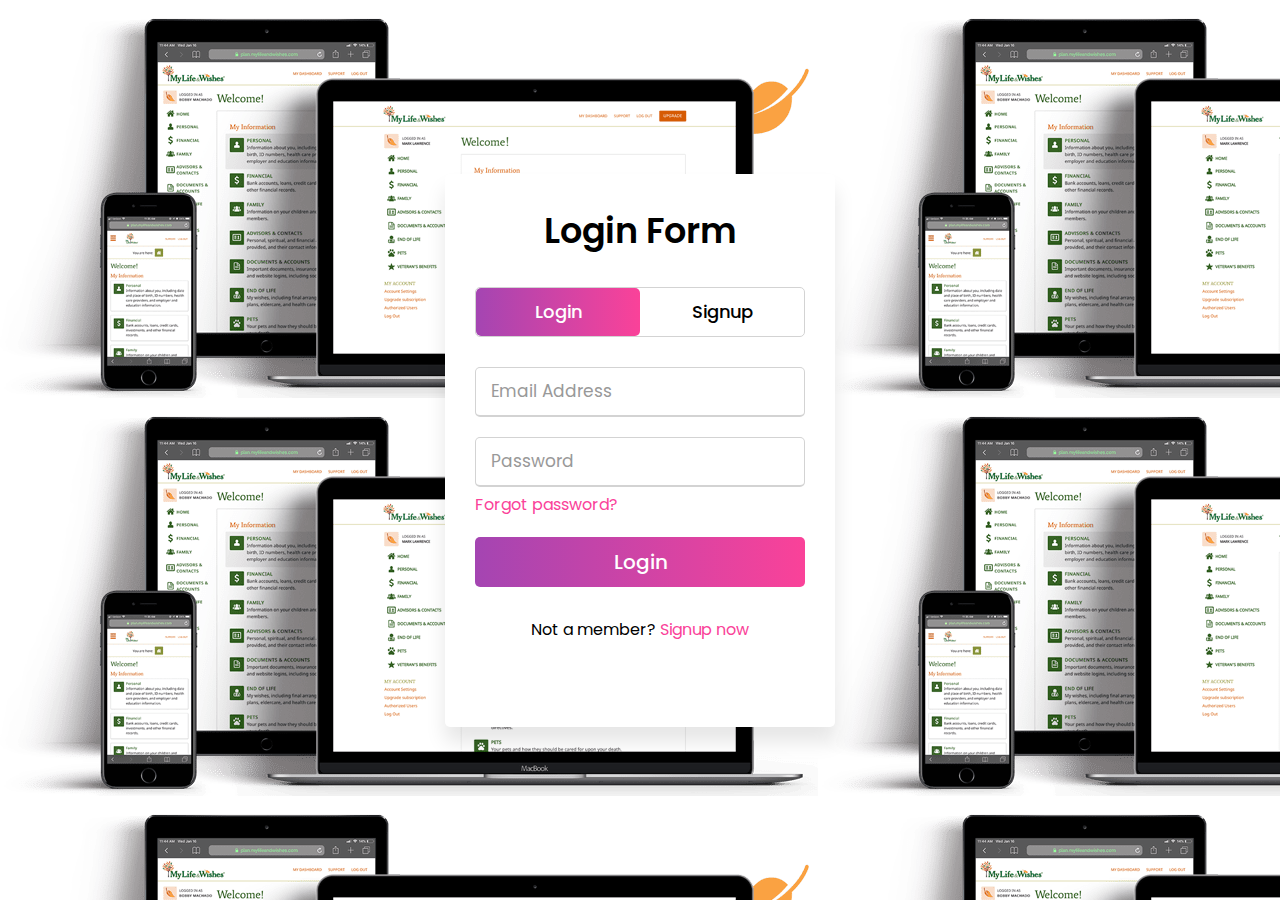
<file: New Project/index.html>
<!DOCTYPE html>
<!-- Created By CodingNepal -->
<html lang="en" dir="ltr">
   <head>
     <!-- <link rel="icon" type="image/x-icon" href="/images/favicon.ico"> -->
      <meta charset="utf-8">
      <title>Login and Registration Form in HTML | CodingNepal</title>
      <link rel="stylesheet" href="style.css">
      <meta name="viewport" content="width=device-width, initial-scale=1.0">

   </head>
   <body class="imga">
      <div class="wrapper">
         <div class="title-text">
            <div class="title login">
               Login Form
            </div>
            <div class="title signup">
               Signup Form
            </div>
         </div>
         <div class="form-container">
            <div class="slide-controls">
               <input type="radio" name="slide" id="login" checked>
               <input type="radio" name="slide" id="signup">
               <label for="login" class="slide login">Login</label>
               <label for="signup" class="slide signup">Signup</label>
               <div class="slider-tab"></div>
            </div>
            <div class="form-inner">
               <form action="#" class="login">
                  <div class="field">
                     <input type="text" placeholder="Email Address" required>
                  </div>
                  <div class="field">
                     <input type="password" placeholder="Password" required>
                  </div>
                  <div class="pass-link">
                     <a href="#">Forgot password?</a>
                  </div>
                  <div class="field btn">
                     <div class="btn-layer"></div>
                     <input type="submit" value="Login" onclick="window.location.href='page2.html'">
                  </div>
                  <div class="signup-link">
                     Not a member? <a href="">Signup now</a>
                  </div>
               </form>
               <form action="#" class="signup">
                  <div class="field">
                     <input type="text" placeholder="Email Address" required>
                  </div>
                  <div class="field">
                     <input type="password" placeholder="Password" required>
                  </div>
                  <div class="field">
                     <input type="password" placeholder="Confirm password" required>
                  </div>
                  <div class="field">
                     <input type="Name" placeholder="First Name" required>
                  </div>
                  <div class="field btn">
                     <div class="btn-layer"></div>
                     <input type="submit" value="Signup" onclick="window.location.href='page2.html'">
                     <!-- <button type="button" class="button button2" onclick="window.location.href='page2.html'">Blue</button> -->
                  </div>
               </form>
            </div>
         </div>
      </div>
      <script src="index.js" type="text/javascript">

      </script>

   </body>
</html>
</file>
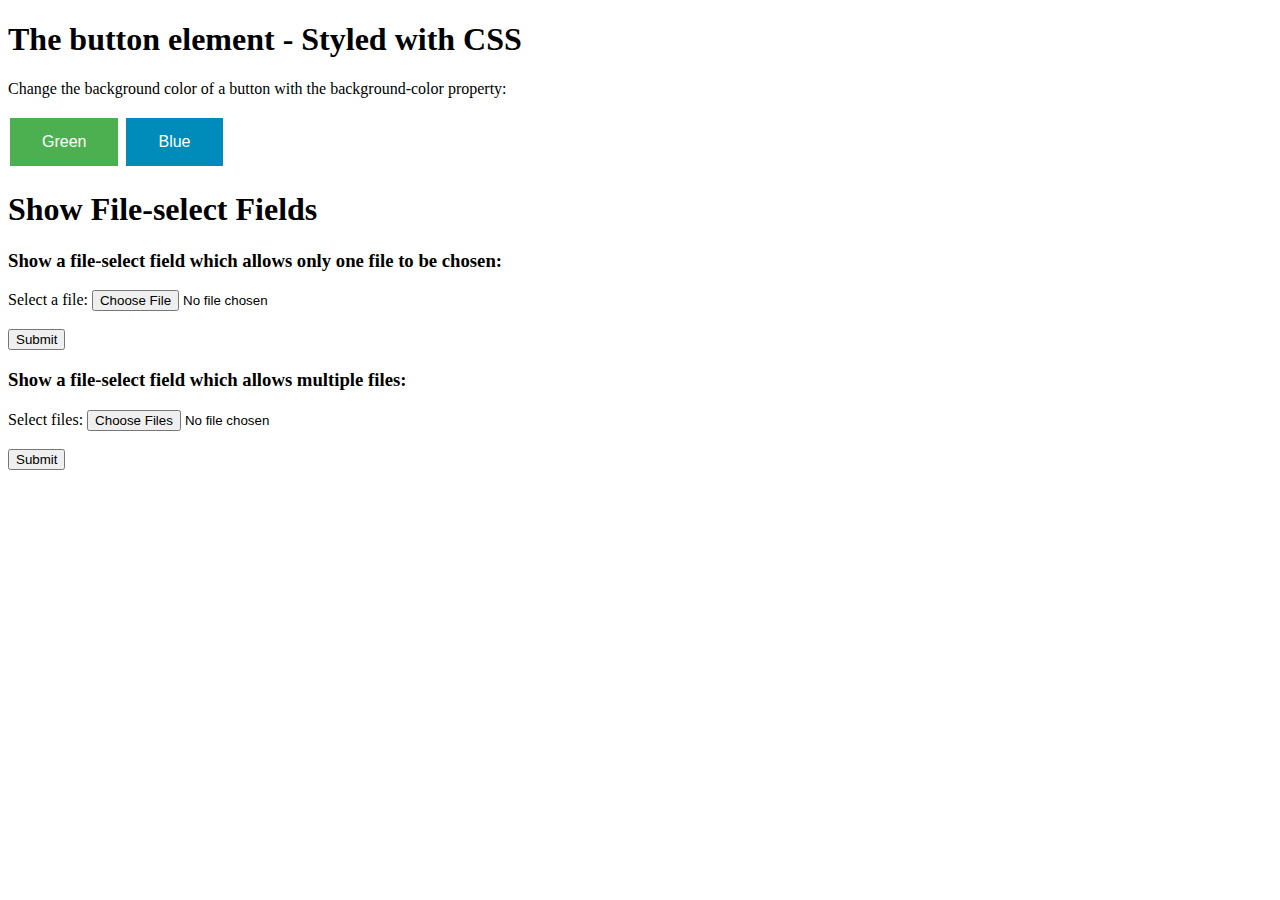
<file: New Project/page2.html>
<!DOCTYPE html>
<html>
<head>
<style>
.button {
  border: none;
  color: white;
  padding: 15px 32px;
  text-align: center;
  text-decoration: none;
  display: inline-block;
  font-size: 16px;
  margin: 4px 2px;
  cursor: pointer;
}

.button1 {background-color: #4CAF50;} /* Green */
.button2 {background-color: #008CBA;} /* Blue */
</style>
</head>
<body>

<h1>The button element - Styled with CSS</h1>
<p>Change the background color of a button with the background-color property:</p>

<button class="button button1">Green</button>
<button class="button button2" type="button" onclick="window.location.href='page3.html'">Blue</button>


<h1>Show File-select Fields</h1>

<h3>Show a file-select field which allows only one file to be chosen:</h3>
<form action="/action_page.php">
  <label for="myfile">Select a file:</label>
  <input type="file" id="myfile" name="myfile"><br><br>
  <input type="submit">
</form>

<h3>Show a file-select field which allows multiple files:</h3>
<form action="/action_page.php">
  <label for="myfile">Select files:</label>
  <input type="file" id="myfile" name="myfile" multiple><br><br>
  <input type="submit">
</form>


</body>
</html>
</file>
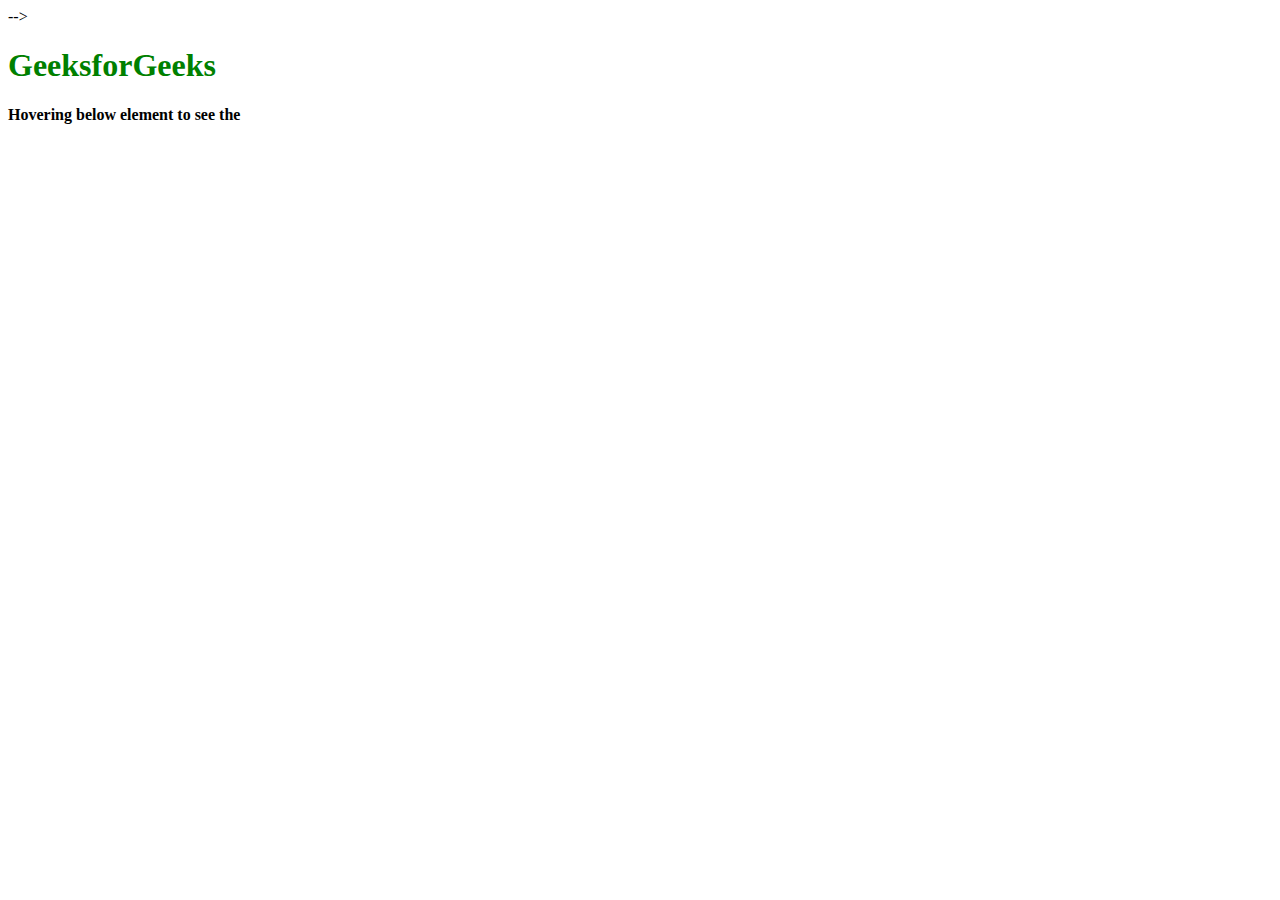
<file: New Project/page3.html>
<!-- <!DOCTYPE html>
<html lang="en" dir="ltr">
  <head>
    <meta charset="utf-8">
    <title>AUTHENTICATION</title>
  </head>
  <body>
    <!-- <div class="auth">
      <style>
         	background-image: url('Auth.png');
      </style>

    </div> -->
    <!-- <div style="background-image: url('Auth.PNG');"> -->
<!-- <img src="Auth2.jpg" alt="Girl in a jacket" width="1400" height="590"> -->

  <!-- </body>
</html> --> -->
<html>

<head>
    <style>
    h1 {
        color: green;
    }

    div {
        display: none;
    }

    a:hover + div {
        display: block;
        color: green;
        font-size: 25px;
    }
    </style>
</head>

<body style="text:align:center;">
    <h1>GeeksforGeeks</h1> <b>
      Hovering below element to see
      the <div> element.
    </b>
    <br>
    <br> <a>GeeksforGeeks</a>
    <div> A computer science portal for Geeks. </div>
</body>

</html>
</file>
<file: New Project/style.css>
@import url('https://fonts.googleapis.com/css?family=Poppins:400,500,600,700&display=swap');
*{
  margin: 0;
  padding: 0;
  box-sizing: border-box;
  font-family: 'Poppins', sans-serif;
}
html,body{
  display: grid;
  height: 100%;
  width: 100%;
  place-items: center;

  /* background: -webkit-linear-gradient(left, #a445b2, #fa4299); */
}

::selection{
  background: #fa4299;
  color: #fff;
}
.wrapper{
  overflow: hidden;
  max-width: 390px;
  background: #fff;
  padding: 30px;
  border-radius: 5px;
  box-shadow: 0px 15px 20px rgba(0,0,0,0.1);
}
.wrapper .title-text{
  display: flex;
  width: 200%;
}
.wrapper .title{
  width: 50%;
  font-size: 35px;
  font-weight: 600;
  text-align: center;
  transition: all 0.6s cubic-bezier(0.68,-0.55,0.265,1.55);
}
.wrapper .slide-controls{
  position: relative;
  display: flex;
  height: 50px;
  width: 100%;
  overflow: hidden;
  margin: 30px 0 10px 0;
  justify-content: space-between;
  border: 1px solid lightgrey;
  border-radius: 5px;
}
.imga{
  	background-image: url('homepage-devices.png');
}
.slide-controls .slide{
  height: 100%;
  width: 100%;
  color: #fff;
  font-size: 18px;
  font-weight: 500;
  text-align: center;
  line-height: 48px;
  cursor: pointer;
  z-index: 1;
  transition: all 0.6s ease;
}
.slide-controls label.signup{
  color: #000;
}
.slide-controls .slider-tab{
  position: absolute;
  height: 100%;
  width: 50%;
  left: 0;
  z-index: 0;
  border-radius: 5px;
  background: -webkit-linear-gradient(left, #a445b2, #fa4299);
  transition: all 0.6s cubic-bezier(0.68,-0.55,0.265,1.55);
}
input[type="radio"]{
  display: none;
}
#signup:checked ~ .slider-tab{
  left: 50%;
}
#signup:checked ~ label.signup{
  color: #fff;
  cursor: default;
  user-select: none;
}
#signup:checked ~ label.login{
  color: #000;
}
#login:checked ~ label.signup{
  color: #000;
}
#login:checked ~ label.login{
  cursor: default;
  user-select: none;
}
.wrapper .form-container{
  width: 100%;
  overflow: hidden;
}
.form-container .form-inner{
  display: flex;
  width: 200%;
}
.form-container .form-inner form{
  width: 50%;
  transition: all 0.6s cubic-bezier(0.68,-0.55,0.265,1.55);
}
.form-inner form .field{
  height: 50px;
  width: 100%;
  margin-top: 20px;
}
.form-inner form .field input{
  height: 100%;
  width: 100%;
  outline: none;
  padding-left: 15px;
  border-radius: 5px;
  border: 1px solid lightgrey;
  border-bottom-width: 2px;
  font-size: 17px;
  transition: all 0.3s ease;
}
.form-inner form .field input:focus{
  border-color: #fc83bb;
  /* box-shadow: inset 0 0 3px #fb6aae; */
}
.form-inner form .field input::placeholder{
  color: #999;
  transition: all 0.3s ease;
}
form .field input:focus::placeholder{
  color: #b3b3b3;
}
.form-inner form .pass-link{
  margin-top: 5px;
}
.form-inner form .signup-link{
  text-align: center;
  margin-top: 30px;
}
.form-inner form .pass-link a,
.form-inner form .signup-link a{
  color: #fa4299;
  text-decoration: none;
}
.form-inner form .pass-link a:hover,
.form-inner form .signup-link a:hover{
  text-decoration: underline;
}
form .btn{
  height: 50px;
  width: 100%;
  border-radius: 5px;
  position: relative;
  overflow: hidden;
}
form .btn .btn-layer{
  height: 100%;
  width: 300%;
  position: absolute;
  left: -100%;
  background: -webkit-linear-gradient(right, #a445b2, #fa4299, #a445b2, #fa4299);
  border-radius: 5px;
  transition: all 0.4s ease;;
}
form .btn:hover .btn-layer{
  left: 0;
}
form .btn input[type="submit"]{
  height: 100%;
  width: 100%;
  z-index: 1;
  position: relative;
  background: none;
  border: none;
  color: #fff;
  padding-left: 0;
  border-radius: 5px;
  font-size: 20px;
  font-weight: 500;
  cursor: pointer;
}
</file>
